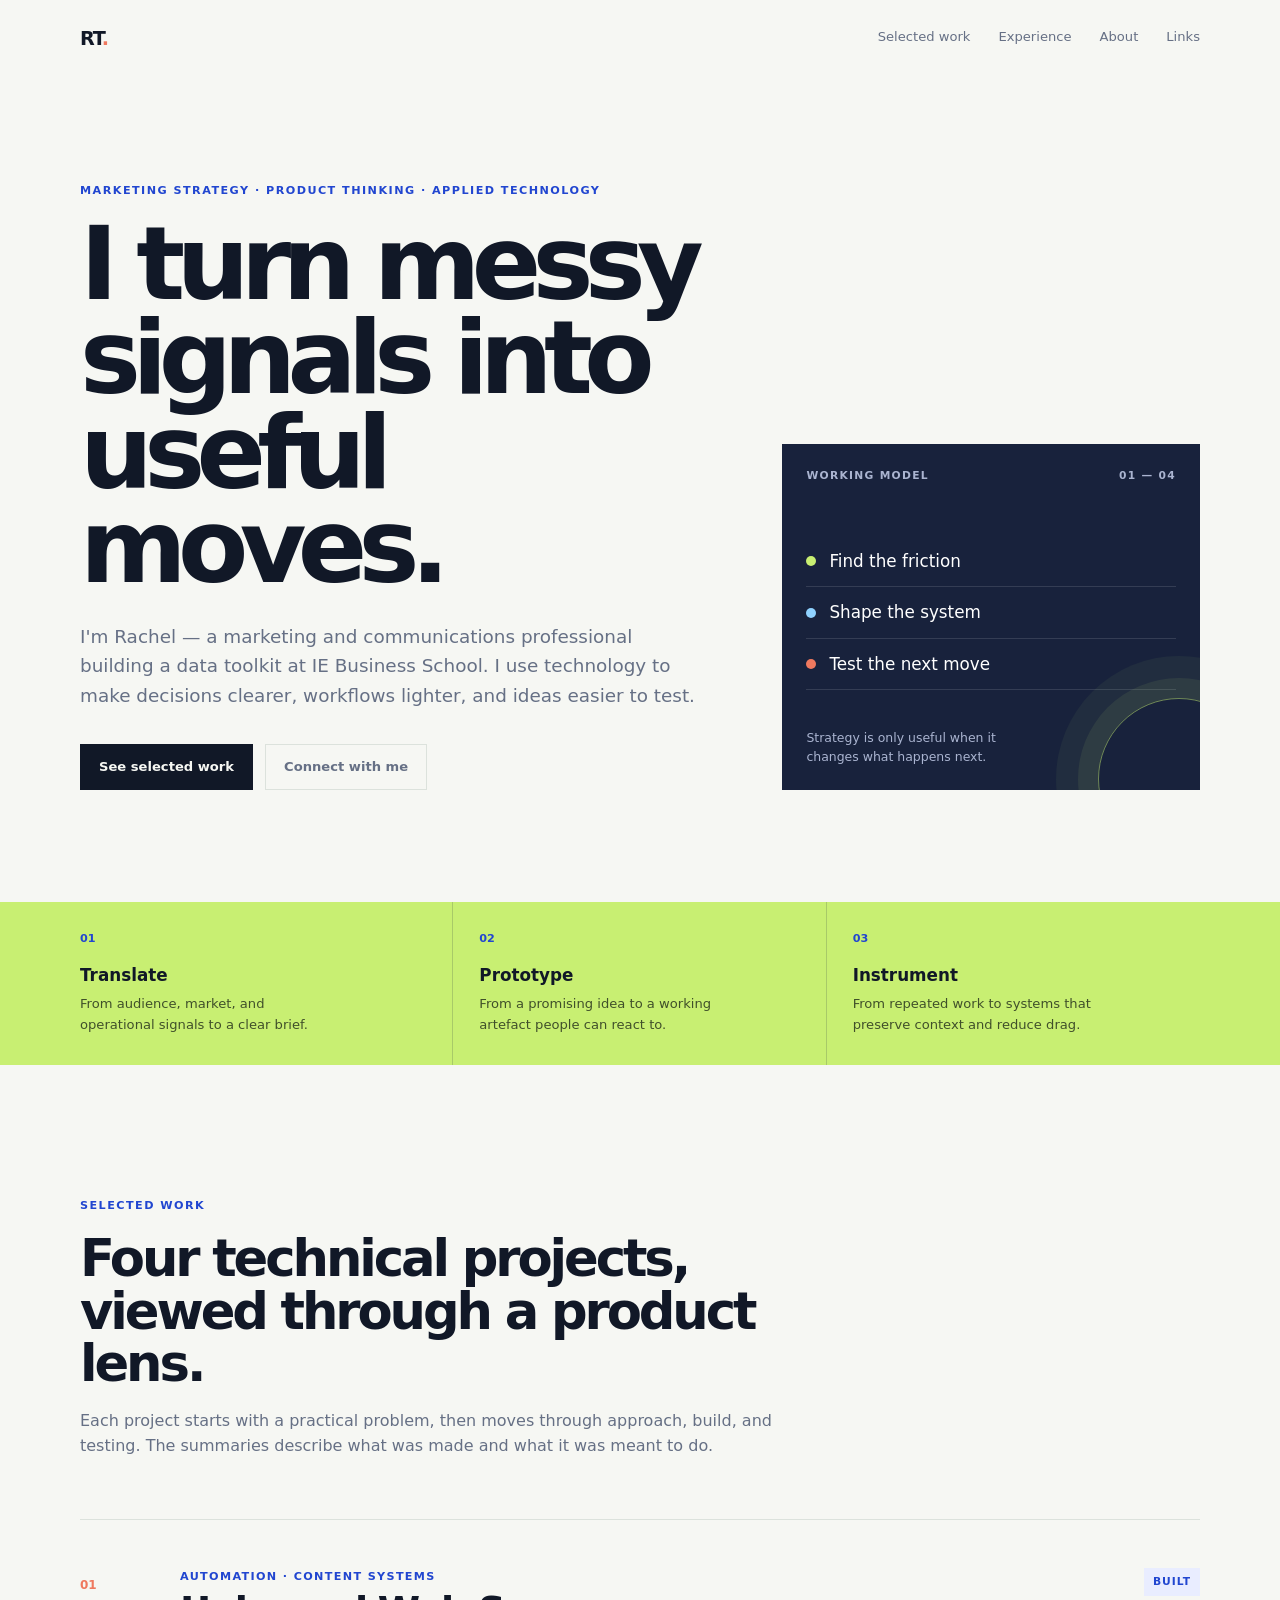
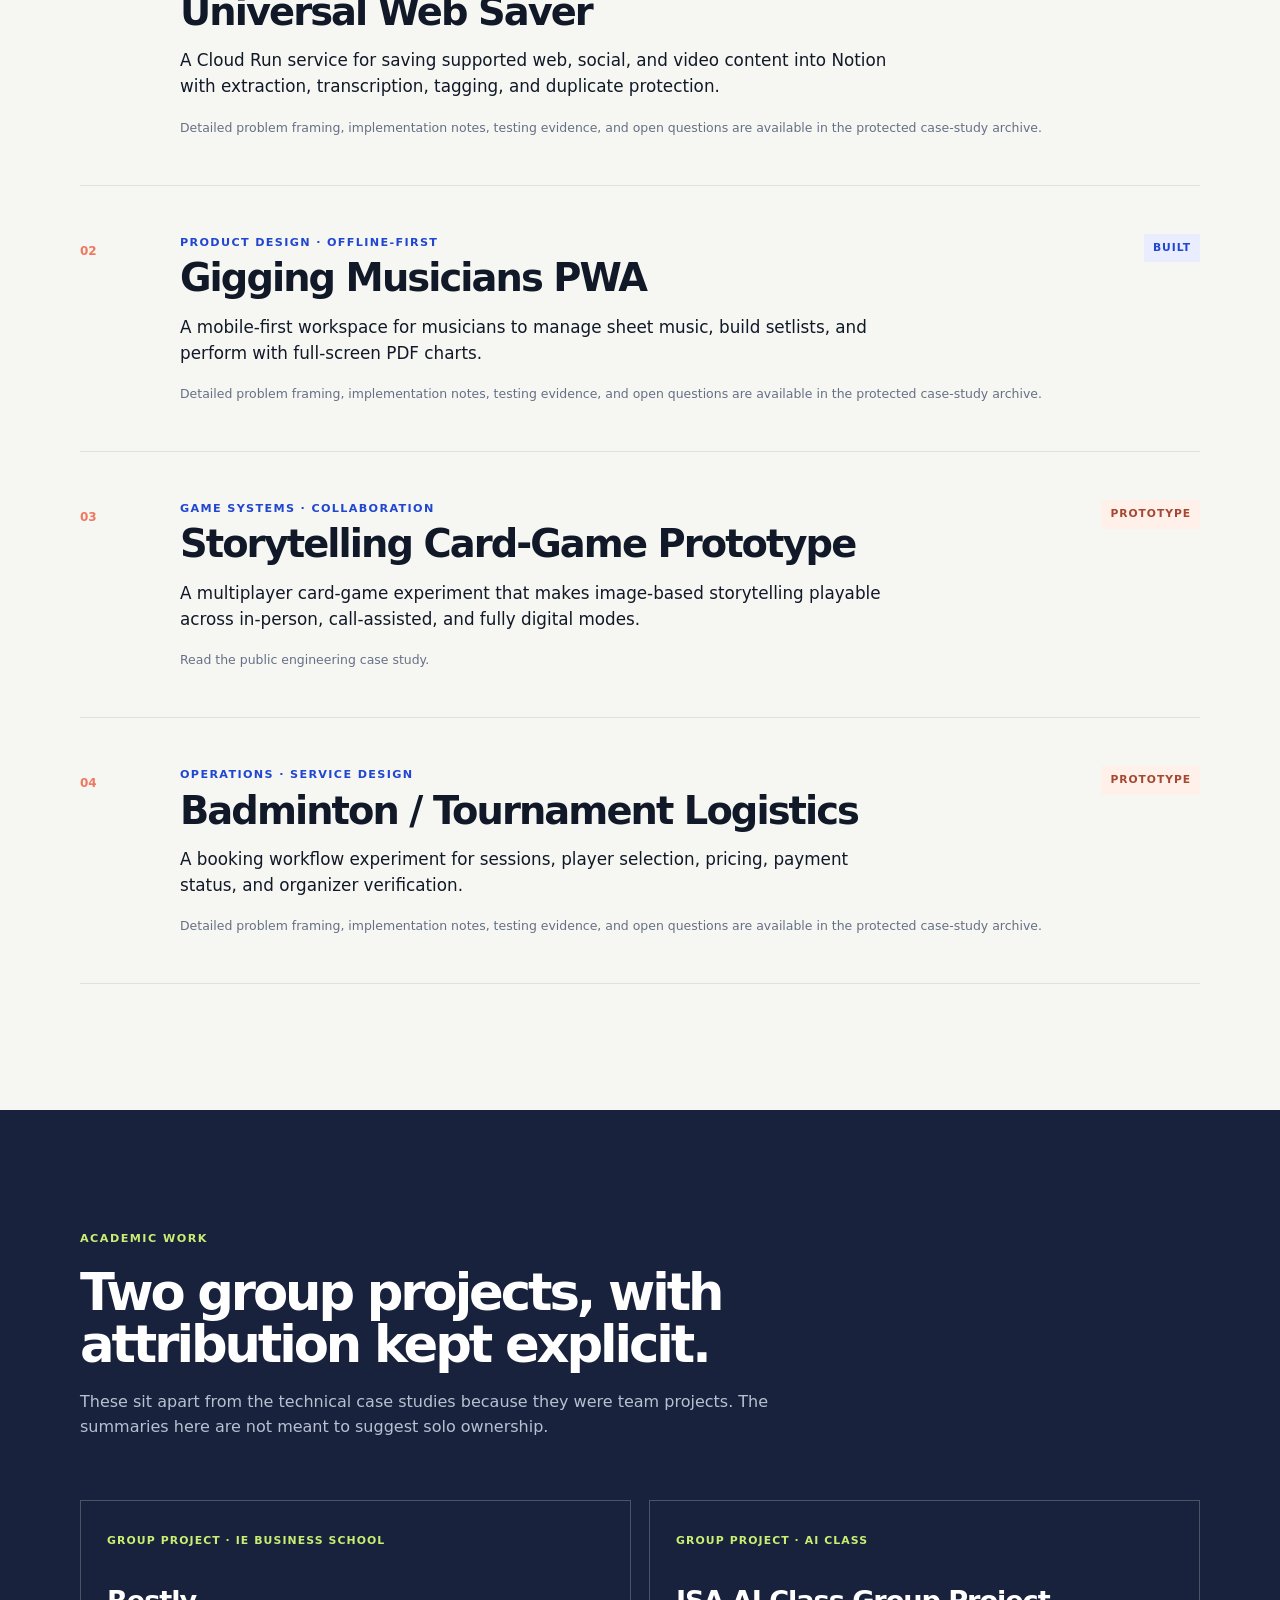
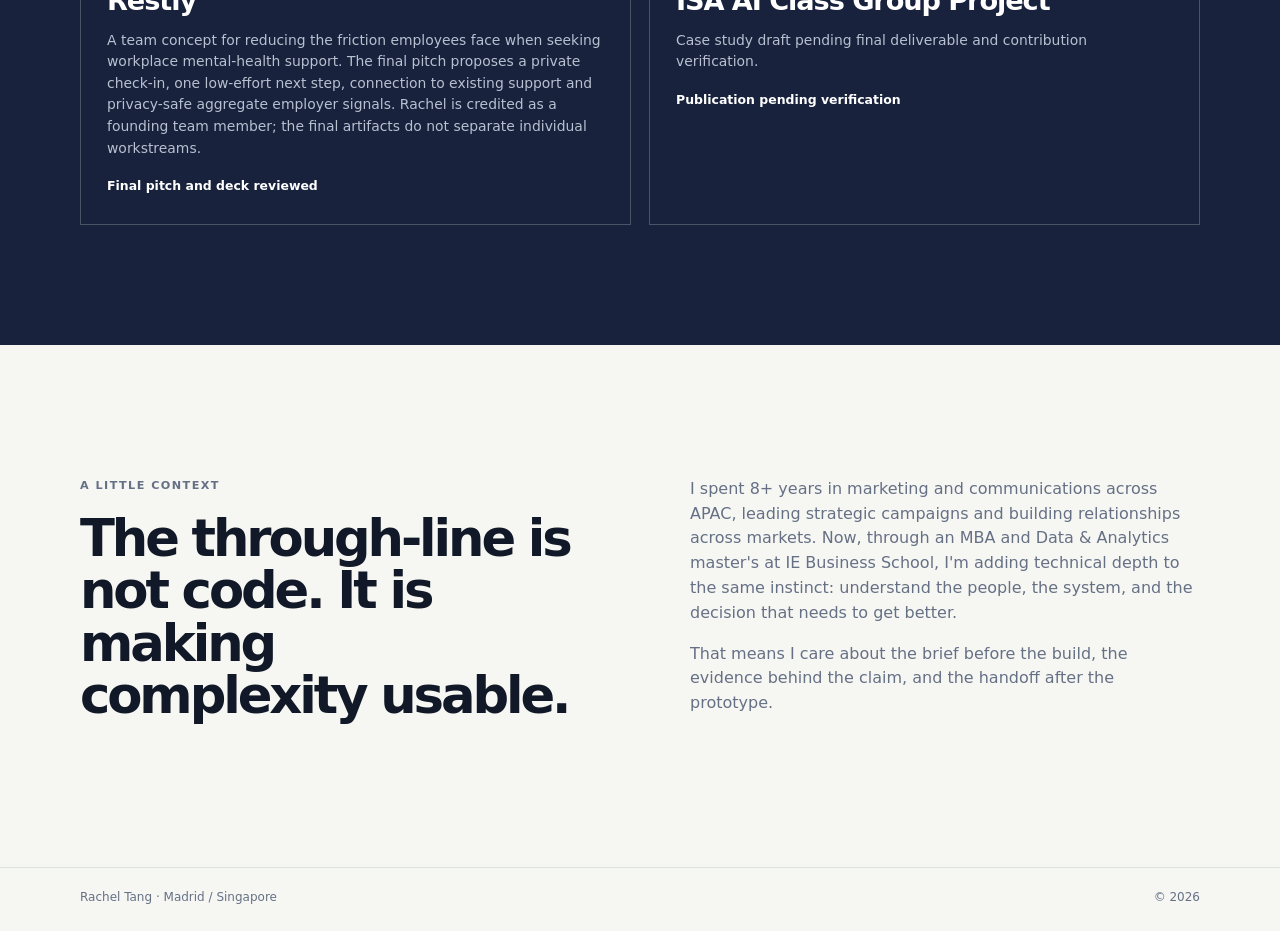
<file: index.html>
<!doctype html>
<html lang="en">
<head>
<meta charset="UTF-8" />
<meta name="viewport" content="width=device-width, initial-scale=1.0" />
<meta name="description" content="Rachel Tang — marketing strategy, product thinking, AI-assisted development and automation." />
<title>Rachel Tang — Strategy, systems, and useful technology</title>
<link rel="stylesheet" href="style.css" />
</head>
<body>
<nav class="site-nav" aria-label="Primary navigation">
  <a href="index.html" class="brand">RT<span>.</span></a>
  <div class="nav-links"><a href="#work">Selected work</a><a href="experience.html">Experience</a><a href="#about">About</a><a href="links.html">Links</a></div>
</nav>

<main>
  <section class="hero container" aria-labelledby="hero-title">
    <div><p class="kicker">Marketing strategy · product thinking · applied technology</p><h1 id="hero-title">I turn messy signals into useful moves.</h1><p class="hero-intro">I'm Rachel — a marketing and communications professional building a data toolkit at IE Business School. I use technology to make decisions clearer, workflows lighter, and ideas easier to test.</p><div class="hero-actions"><a class="button button-primary" href="#work">See selected work</a><a class="button button-quiet" href="links.html">Connect with me</a></div></div>
    <div class="signal-board" aria-label="Rachel's working model"><div class="signal-board-top"><span>WORKING MODEL</span><span>01 — 04</span></div><div class="signal-line"><i></i>Find the friction</div><div class="signal-line"><i class="alt"></i>Shape the system</div><div class="signal-line"><i class="hot"></i>Test the next move</div><p class="signal-note">Strategy is only useful when it changes what happens next.</p></div>
  </section>

  <section class="proof-strip" aria-label="Areas of practice"><div class="container proof-grid"><div><span>01</span><strong>Translate</strong><p>From audience, market, and operational signals to a clear brief.</p></div><div><span>02</span><strong>Prototype</strong><p>From a promising idea to a working artefact people can react to.</p></div><div><span>03</span><strong>Instrument</strong><p>From repeated work to systems that preserve context and reduce drag.</p></div></div></section>

  <section id="work" class="container work-section" aria-labelledby="work-title"><div class="section-heading"><p class="kicker">Selected work</p><h2 id="work-title">Four technical projects, viewed through a product lens.</h2><p>Each project starts with a practical problem, then moves through approach, build, and testing. The summaries describe what was made and what it was meant to do.</p></div>
    <div class="case-list">
      <article class="case-study"><div class="case-number">01</div><div><div class="case-header"><div><p class="case-type">Automation · content systems</p><h3>Universal Web Saver</h3></div><span class="status built">Built</span></div><p class="case-summary">A Cloud Run service for saving supported web, social, and video content into Notion with extraction, transcription, tagging, and duplicate protection.</p><p class="summary-note">Detailed problem framing, implementation notes, testing evidence, and open questions are available in the protected case-study archive.</p></div></article>
      <article class="case-study"><div class="case-number">02</div><div><div class="case-header"><div><p class="case-type">Product design · offline-first</p><h3>Gigging Musicians PWA</h3></div><span class="status built">Built</span></div><p class="case-summary">A mobile-first workspace for musicians to manage sheet music, build setlists, and perform with full-screen PDF charts.</p><p class="summary-note">Detailed problem framing, implementation notes, testing evidence, and open questions are available in the protected case-study archive.</p></div></article>
      <article class="case-study"><div class="case-number">03</div><div><div class="case-header"><div><p class="case-type">Game systems · collaboration</p><h3>Storytelling Card-Game Prototype</h3></div><span class="status prototype">Prototype</span></div><p class="case-summary">A multiplayer card-game experiment that makes image-based storytelling playable across in-person, call-assisted, and fully digital modes.</p><p class="summary-note">Read the <a href="https://github.com/racheltangxn/storytelling-card-game-case-study" target="_blank" rel="noopener">public engineering case study</a>.</p></div></article>
      <article class="case-study"><div class="case-number">04</div><div><div class="case-header"><div><p class="case-type">Operations · service design</p><h3>Badminton / Tournament Logistics</h3></div><span class="status prototype">Prototype</span></div><p class="case-summary">A booking workflow experiment for sessions, player selection, pricing, payment status, and organizer verification.</p><p class="summary-note">Detailed problem framing, implementation notes, testing evidence, and open questions are available in the protected case-study archive.</p></div></article>
    </div>
  </section>

  <section class="academic-section" aria-labelledby="academic-title"><div class="container"><div class="section-heading"><p class="kicker">Academic work</p><h2 id="academic-title">Two group projects, with attribution kept explicit.</h2><p>These sit apart from the technical case studies because they were team projects. The summaries here are not meant to suggest solo ownership.</p></div><div class="academic-grid"><div class="academic-card"><span>Group project · IE Business School</span><h3>Restly</h3><p>A team concept for reducing the friction employees face when seeking workplace mental-health support. The final pitch proposes a private check-in, one low-effort next step, connection to existing support and privacy-safe aggregate employer signals. Rachel is credited as a founding team member; the final artifacts do not separate individual workstreams.</p><b>Final pitch and deck reviewed</b></div><div class="academic-card"><span>Group project · AI class</span><h3>ISA AI Class Group Project</h3><p>Case study draft pending final deliverable and contribution verification.</p><b>Publication pending verification</b></div></div></div></section>

  <section id="about" class="container about-section" aria-labelledby="about-title"><div class="about-grid"><div><p class="kicker">A little context</p><h2 id="about-title">The through-line is not code. It is making complexity usable.</h2></div><div><p>I spent 8+ years in marketing and communications across APAC, leading strategic campaigns and building relationships across markets. Now, through an MBA and Data &amp; Analytics master's at IE Business School, I'm adding technical depth to the same instinct: understand the people, the system, and the decision that needs to get better.</p><p>That means I care about the brief before the build, the evidence behind the claim, and the handoff after the prototype.</p></div></div></section>
</main>
<footer class="site-footer"><div class="container"><span>Rachel Tang · Madrid / Singapore</span><span>© 2026</span></div></footer>
</body>
</html>
</file>
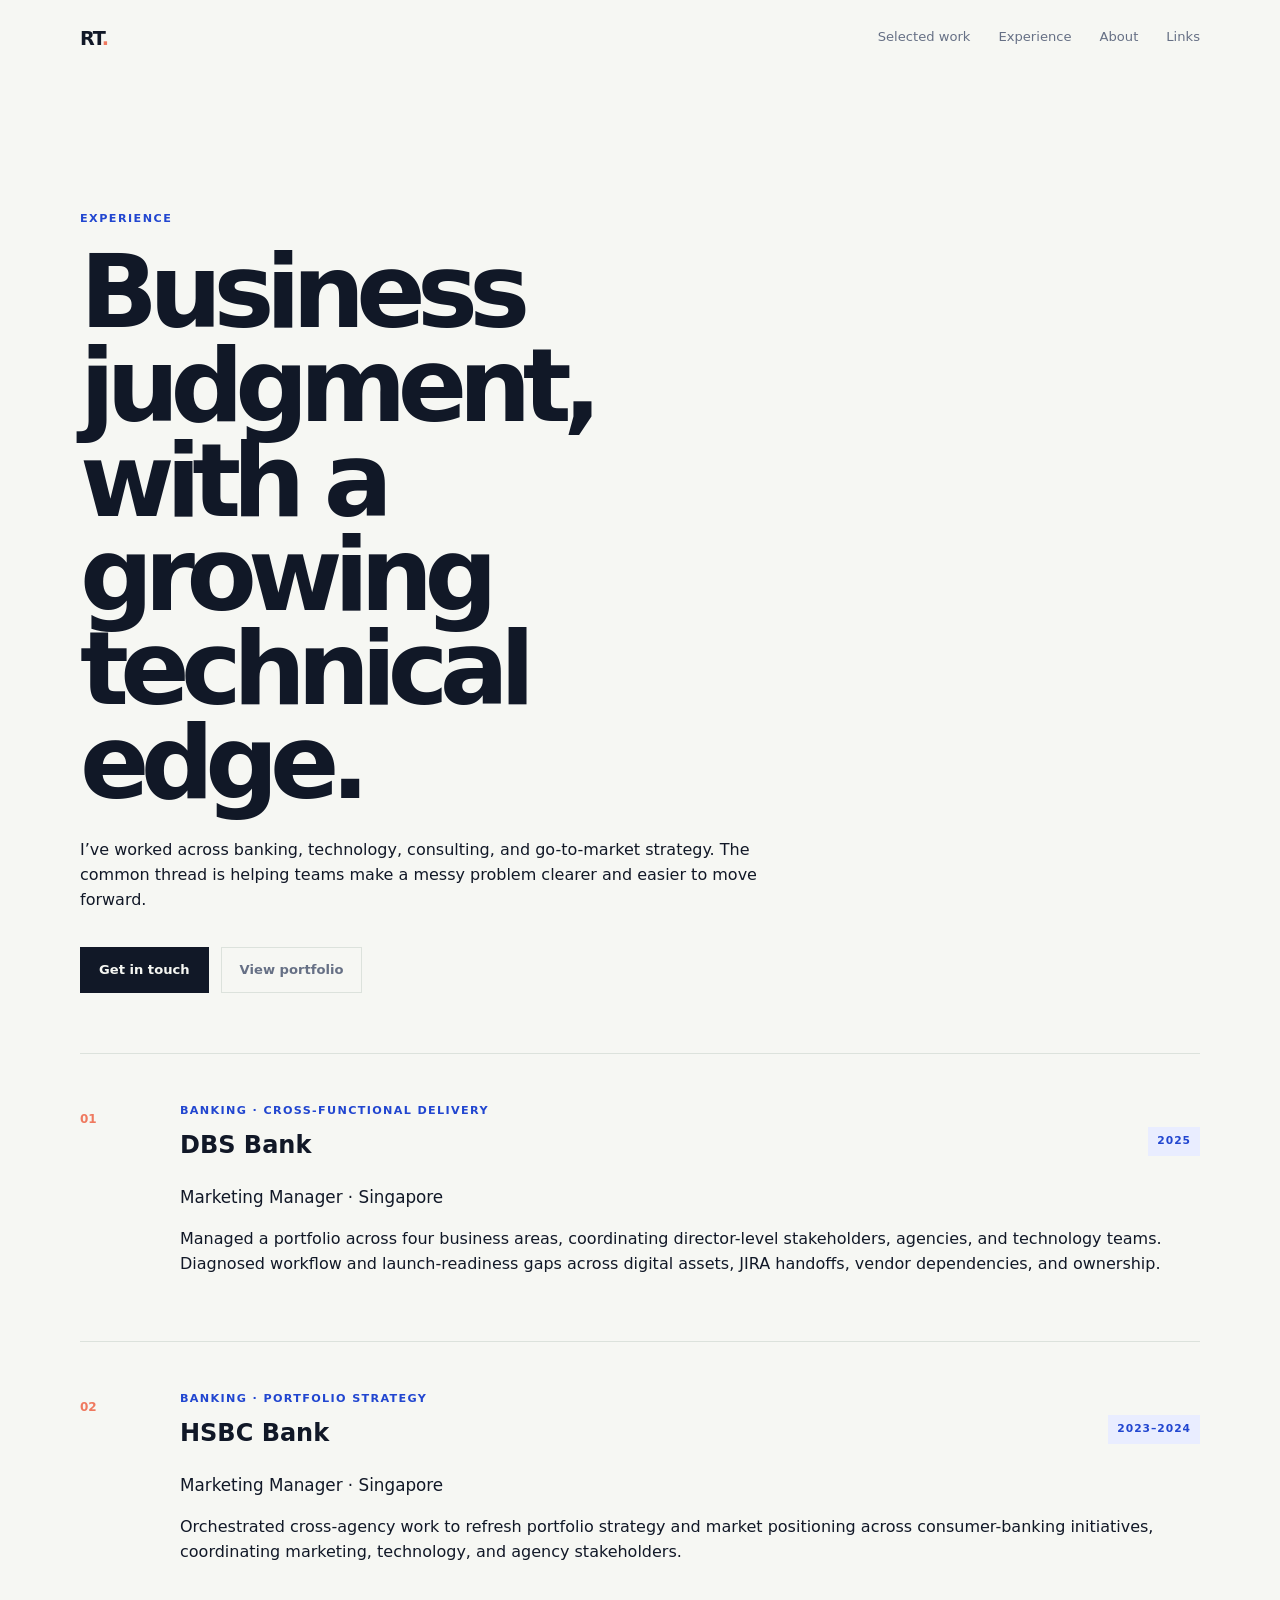
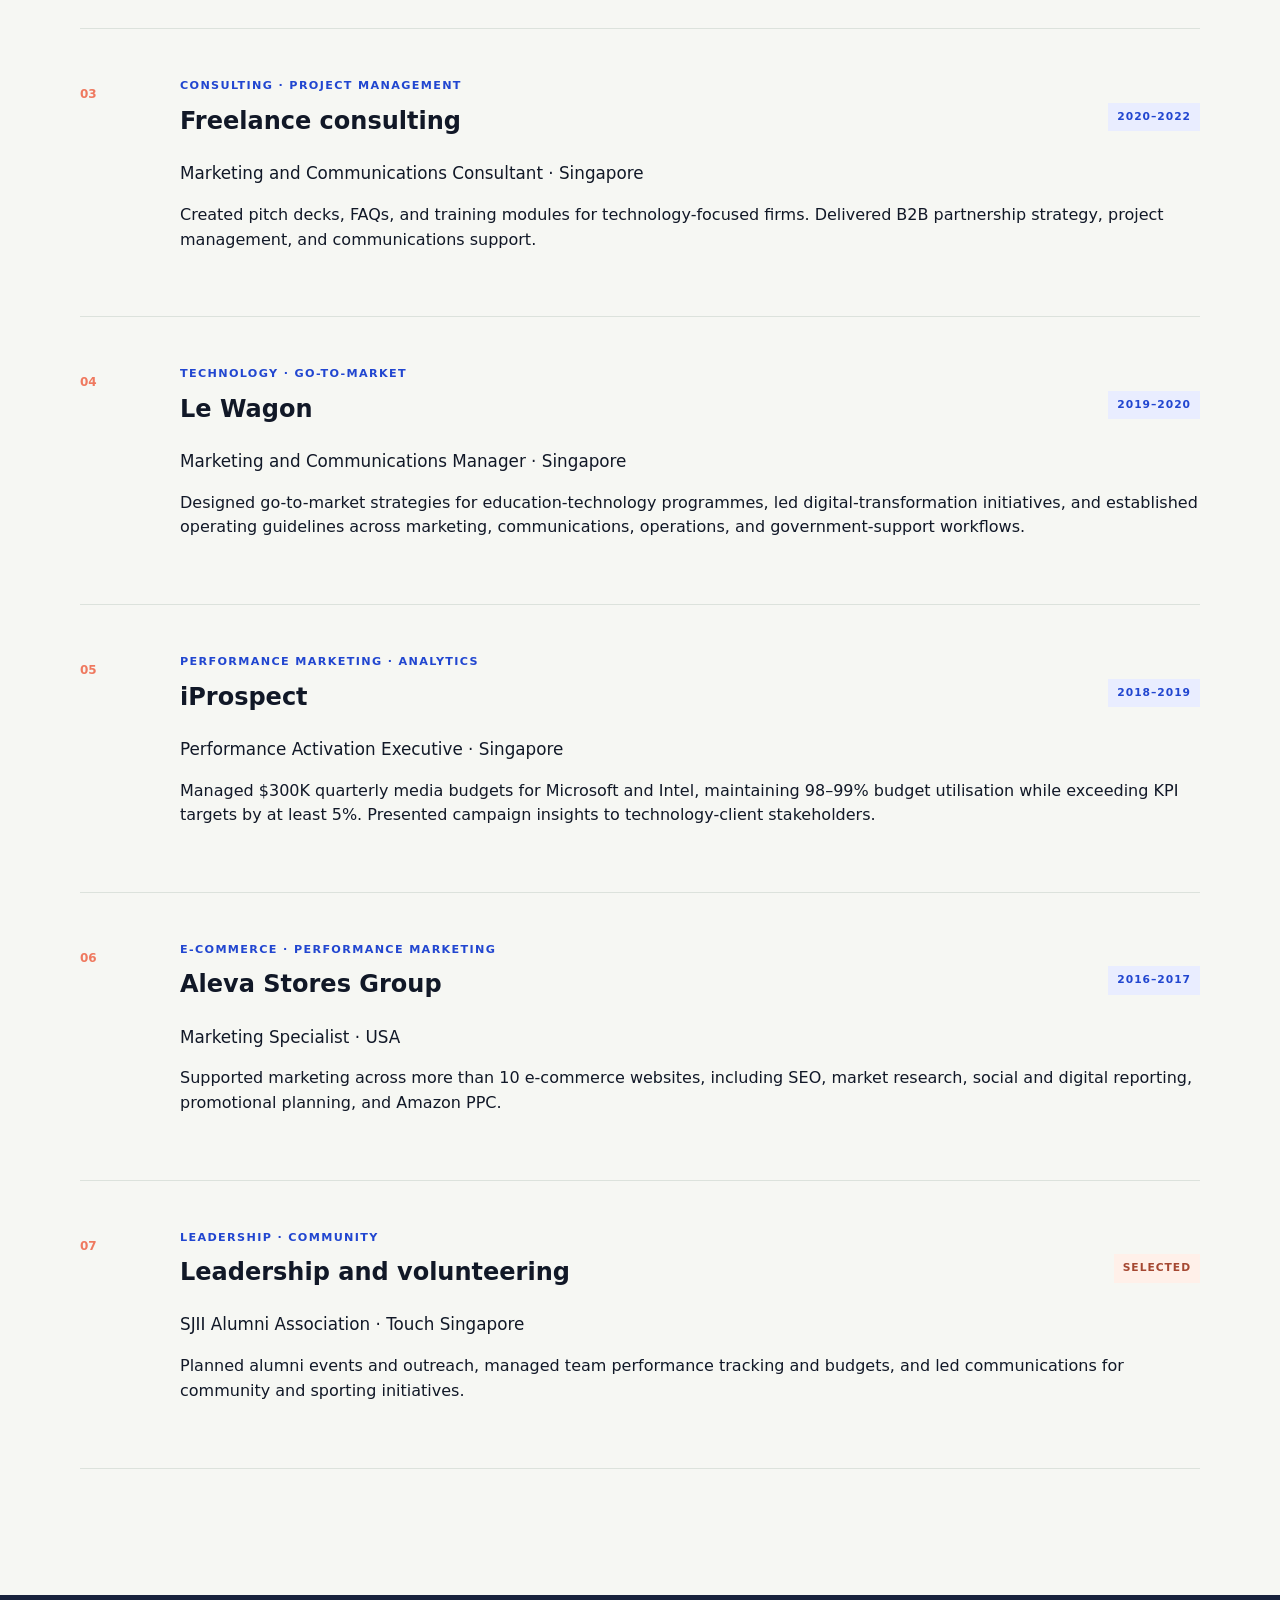
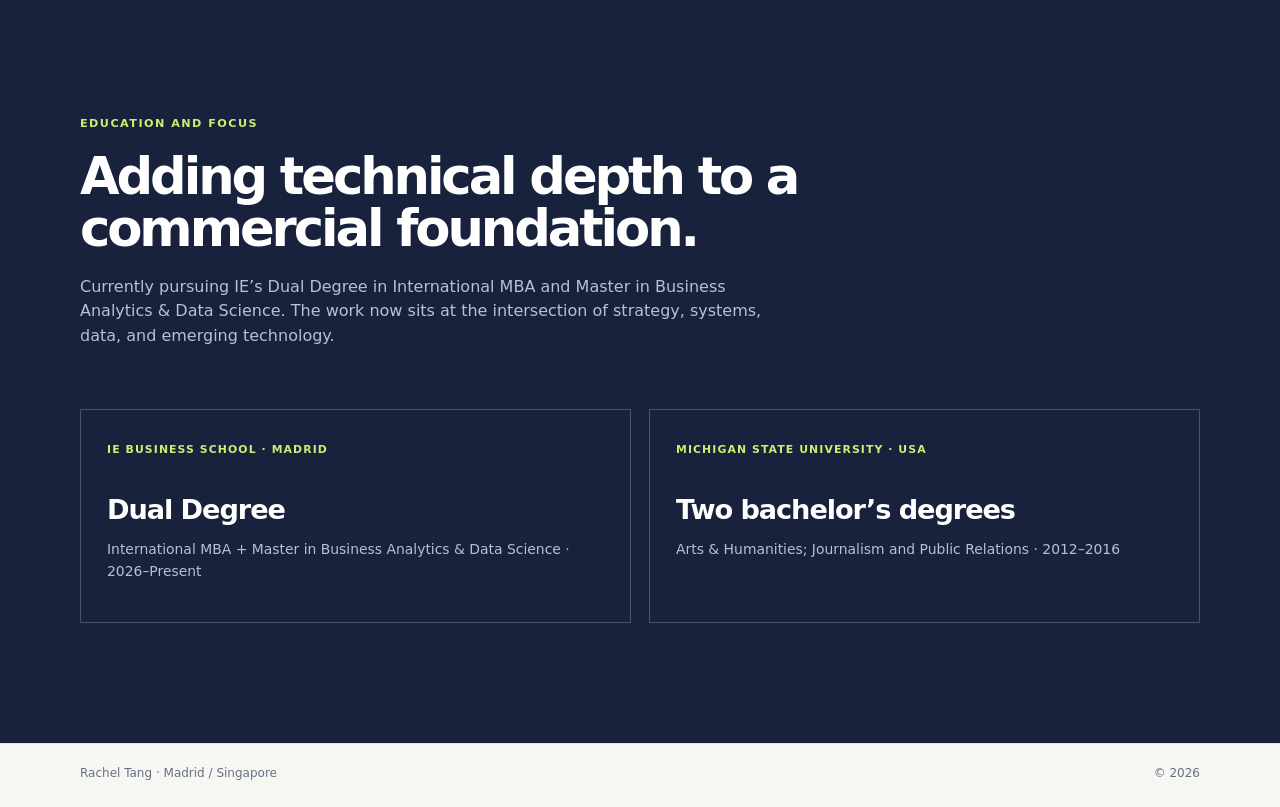
<file: experience.html>
<!doctype html>
<html lang="en">
<head>
<meta charset="UTF-8" />
<meta name="viewport" content="width=device-width, initial-scale=1.0" />
<meta name="description" content="Rachel Tang — experience across banking, technology, consulting, and go-to-market strategy." />
<title>Rachel Tang — Experience</title>
<link rel="stylesheet" href="style.css" />
</head>
<body>
<nav class="site-nav" aria-label="Primary navigation">
  <a href="index.html" class="brand">RT<span>.</span></a>
  <div class="nav-links"><a href="index.html#work">Selected work</a><a href="experience.html" aria-current="page">Experience</a><a href="index.html#about">About</a><a href="links.html">Links</a></div>
</nav>

<main>
  <section class="container work-section" aria-labelledby="experience-title">
    <div class="section-heading">
      <p class="kicker">Experience</p>
      <h1 id="experience-title">Business judgment, with a growing technical edge.</h1>
      <p>I’ve worked across banking, technology, consulting, and go-to-market strategy. The common thread is helping teams make a messy problem clearer and easier to move forward.</p>
      <div class="hero-actions"><a class="button button-primary" href="links.html">Get in touch</a><a class="button button-quiet" href="index.html">View portfolio</a></div>
    </div>

    <div class="case-list">
      <article class="case-study"><div class="case-number">01</div><div><p class="case-type">Banking · cross-functional delivery</p><div class="case-header"><h2>DBS Bank</h2><span class="status built">2025</span></div><p class="case-summary">Marketing Manager · Singapore</p><p>Managed a portfolio across four business areas, coordinating director-level stakeholders, agencies, and technology teams. Diagnosed workflow and launch-readiness gaps across digital assets, JIRA handoffs, vendor dependencies, and ownership.</p></div></article>
      <article class="case-study"><div class="case-number">02</div><div><p class="case-type">Banking · portfolio strategy</p><div class="case-header"><h2>HSBC Bank</h2><span class="status built">2023–2024</span></div><p class="case-summary">Marketing Manager · Singapore</p><p>Orchestrated cross-agency work to refresh portfolio strategy and market positioning across consumer-banking initiatives, coordinating marketing, technology, and agency stakeholders.</p></div></article>
      <article class="case-study"><div class="case-number">03</div><div><p class="case-type">Consulting · project management</p><div class="case-header"><h2>Freelance consulting</h2><span class="status built">2020–2022</span></div><p class="case-summary">Marketing and Communications Consultant · Singapore</p><p>Created pitch decks, FAQs, and training modules for technology-focused firms. Delivered B2B partnership strategy, project management, and communications support.</p></div></article>
      <article class="case-study"><div class="case-number">04</div><div><p class="case-type">Technology · go-to-market</p><div class="case-header"><h2>Le Wagon</h2><span class="status built">2019–2020</span></div><p class="case-summary">Marketing and Communications Manager · Singapore</p><p>Designed go-to-market strategies for education-technology programmes, led digital-transformation initiatives, and established operating guidelines across marketing, communications, operations, and government-support workflows.</p></div></article>
      <article class="case-study"><div class="case-number">05</div><div><p class="case-type">Performance marketing · analytics</p><div class="case-header"><h2>iProspect</h2><span class="status built">2018–2019</span></div><p class="case-summary">Performance Activation Executive · Singapore</p><p>Managed $300K quarterly media budgets for Microsoft and Intel, maintaining 98–99% budget utilisation while exceeding KPI targets by at least 5%. Presented campaign insights to technology-client stakeholders.</p></div></article>
      <article class="case-study"><div class="case-number">06</div><div><p class="case-type">E-commerce · performance marketing</p><div class="case-header"><h2>Aleva Stores Group</h2><span class="status built">2016–2017</span></div><p class="case-summary">Marketing Specialist · USA</p><p>Supported marketing across more than 10 e-commerce websites, including SEO, market research, social and digital reporting, promotional planning, and Amazon PPC.</p></div></article>
      <article class="case-study"><div class="case-number">07</div><div><p class="case-type">Leadership · community</p><div class="case-header"><h2>Leadership and volunteering</h2><span class="status prototype">Selected</span></div><p class="case-summary">SJII Alumni Association · Touch Singapore</p><p>Planned alumni events and outreach, managed team performance tracking and budgets, and led communications for community and sporting initiatives.</p></div></article>
    </div>
  </section>

  <section class="academic-section" aria-labelledby="education-title"><div class="container"><div class="section-heading"><p class="kicker">Education and focus</p><h2 id="education-title">Adding technical depth to a commercial foundation.</h2><p>Currently pursuing IE’s Dual Degree in International MBA and Master in Business Analytics &amp; Data Science. The work now sits at the intersection of strategy, systems, data, and emerging technology.</p></div><div class="academic-grid"><div class="academic-card"><span>IE Business School · Madrid</span><h3>Dual Degree</h3><p>International MBA + Master in Business Analytics &amp; Data Science · 2026–Present</p></div><div class="academic-card"><span>Michigan State University · USA</span><h3>Two bachelor’s degrees</h3><p>Arts &amp; Humanities; Journalism and Public Relations · 2012–2016</p></div></div></div></section>
</main>
<footer class="site-footer"><div class="container"><span>Rachel Tang · Madrid / Singapore</span><span>© 2026</span></div></footer>
</body>
</html>
</file>
<file: style.css>
:root{--ink:#111827;--muted:#667085;--paper:#f6f7f3;--surface:#fff;--line:#dce2dc;--blue:#2146d0;--blue-soft:#e9edff;--lime:#c8ef72;--coral:#ef795f;--navy:#18223c}*{box-sizing:border-box}html{scroll-behavior:smooth}body{margin:0;background:var(--paper);color:var(--ink);font-family:Inter,ui-sans-serif,system-ui,-apple-system,BlinkMacSystemFont,"Segoe UI",sans-serif;line-height:1.55}a{color:inherit;text-decoration:none}a:focus-visible{outline:3px solid var(--coral);outline-offset:4px}.container{width:min(1120px,calc(100% - 48px));margin:0 auto}.site-nav{width:min(1120px,calc(100% - 48px));margin:0 auto;display:flex;align-items:center;justify-content:space-between;padding:24px 0}.brand{font-size:1.2rem;font-weight:800;letter-spacing:-.06em}.brand span{color:var(--coral)}.nav-links{display:flex;gap:28px;color:var(--muted);font-size:.82rem}.nav-links a{border-bottom:1px solid transparent;padding-bottom:3px}.nav-links a:hover{color:var(--blue);border-color:var(--blue)}.hero{display:grid;grid-template-columns:minmax(0,1.2fr) minmax(300px,.8fr);gap:76px;align-items:end;padding:104px 0 112px}.kicker{color:var(--blue);font-size:.7rem;font-weight:800;letter-spacing:.13em;text-transform:uppercase;margin:0 0 18px}h1,h2,h3,p{margin-top:0}h1{max-width:720px;font-size:clamp(3.4rem,8vw,6.8rem);line-height:.92;letter-spacing:-.085em;margin-bottom:28px}.hero-intro{max-width:650px;color:var(--muted);font-size:1.15rem;line-height:1.6}.hero-actions{display:flex;gap:12px;flex-wrap:wrap;margin-top:34px}.button{display:inline-flex;align-items:center;min-height:46px;padding:0 18px;border:1px solid var(--ink);font-size:.82rem;font-weight:700}.button-primary{background:var(--ink);color:var(--paper)}.button-primary:hover{background:var(--blue);border-color:var(--blue)}.button-quiet{border-color:var(--line);color:var(--muted)}.button-quiet:hover{border-color:var(--blue);color:var(--blue)}.signal-board{background:var(--navy);color:#fff;padding:24px;min-height:300px;position:relative;overflow:hidden}.signal-board:after{content:"";width:160px;height:160px;border:1px solid rgba(200,239,114,.5);border-radius:50%;position:absolute;right:-60px;bottom:-70px;box-shadow:0 0 0 20px rgba(200,239,114,.08),0 0 0 42px rgba(200,239,114,.05)}.signal-board-top{display:flex;justify-content:space-between;color:#aab4d0;font-size:.67rem;letter-spacing:.12em;font-weight:700;margin-bottom:52px}.signal-line{display:flex;align-items:center;gap:13px;padding:12px 0;border-bottom:1px solid rgba(255,255,255,.12);font-size:1.05rem}.signal-line i{width:10px;height:10px;background:var(--lime);display:block;border-radius:50%}.signal-line i.alt{background:#8fd2ff}.signal-line i.hot{background:var(--coral)}.signal-note{max-width:240px;color:#aab4d0;font-size:.78rem;margin:38px 0 0}.proof-strip{background:var(--lime)}.proof-grid{display:grid;grid-template-columns:repeat(3,1fr)}.proof-grid>div{padding:28px 26px 30px 0;border-right:1px solid rgba(24,34,60,.18)}.proof-grid>div:not(:first-child){padding-left:26px}.proof-grid>div:last-child{border:0}.proof-grid span{display:block;color:var(--blue);font-size:.7rem;font-weight:800;margin-bottom:14px}.proof-grid strong{font-size:1.05rem}.proof-grid p{color:#40502a;font-size:.82rem;margin:6px 0 0;max-width:250px}.work-section,.about-section{padding:132px 0 126px}.section-heading{max-width:720px;margin-bottom:60px}.section-heading h2,.about-grid h2{font-size:clamp(2rem,4vw,3.7rem);line-height:1.02;letter-spacing:-.06em;margin-bottom:20px}.section-heading>p:last-child,.about-grid p{color:var(--muted)}.case-list{border-top:1px solid var(--line)}.case-study{display:grid;grid-template-columns:80px 1fr;gap:20px;padding:48px 0;border-bottom:1px solid var(--line)}.case-number{color:var(--coral);font-size:.75rem;font-weight:800;padding-top:8px}.case-header{display:flex;align-items:flex-start;justify-content:space-between;gap:20px}.case-type{color:var(--blue);font-size:.7rem;letter-spacing:.12em;text-transform:uppercase;font-weight:800;margin-bottom:8px}.case-header h3{font-size:clamp(1.6rem,3vw,2.5rem);line-height:1;letter-spacing:-.05em;margin-bottom:16px}.case-summary{max-width:720px;font-size:1.05rem}.status{flex:0 0 auto;font-size:.67rem;letter-spacing:.09em;text-transform:uppercase;font-weight:800;padding:6px 9px}.status.built{background:var(--blue-soft);color:var(--blue)}.status.prototype{background:#fff0e9;color:#a54832}.case-details{display:grid;grid-template-columns:repeat(3,1fr);gap:20px;margin:30px 0}.case-details>div{border-top:2px solid var(--ink);padding-top:12px}.case-details span{font-size:.67rem;color:var(--muted);text-transform:uppercase;letter-spacing:.11em;font-weight:800}.case-details p{color:var(--muted);font-size:.84rem;margin:8px 0 0}.case-source{color:var(--blue);font-size:.8rem;font-weight:800}.case-source:hover{color:var(--coral)}.academic-section{background:var(--navy);color:#fff;padding:120px 0}.academic-section .kicker{color:var(--lime)}.academic-section .section-heading>p:last-child{color:#b8c0d1}.academic-grid{display:grid;grid-template-columns:1fr 1fr;gap:18px}.academic-card{padding:26px;border:1px solid rgba(255,255,255,.22);min-height:210px}.academic-card:hover{border-color:var(--lime)}.academic-card span{color:var(--lime);font-size:.68rem;letter-spacing:.1em;text-transform:uppercase;font-weight:800}.academic-card h3{font-size:1.7rem;letter-spacing:-.04em;margin:28px 0 8px}.academic-card p{color:#b8c0d1;font-size:.87rem}.academic-card b{color:#fff;font-size:.78rem}.about-grid{display:grid;grid-template-columns:1fr 1fr;gap:100px}.about-grid h2{max-width:490px}.about-grid p{max-width:520px}.site-footer{border-top:1px solid var(--line);color:var(--muted);font-size:.75rem}.site-footer .container{display:flex;justify-content:space-between;padding:20px 0 24px}.links-page .container{max-width:480px;text-align:center;padding-top:52px}.links-page .avatar{width:72px;height:72px;border-radius:50%;background:linear-gradient(135deg,var(--lime),#8fd2ff);margin:0 auto 18px}.links-page .eyebrow{color:var(--blue);font-size:.7rem;font-weight:800;letter-spacing:.13em;text-transform:uppercase}.links-page h1{font-size:clamp(2.5rem,8vw,4rem);margin:8px 0}.links-page .subtitle{color:var(--muted);margin-bottom:30px}.link-list{display:flex;flex-direction:column;gap:12px;margin-top:28px}.link-btn{display:block;background:var(--surface);border:1px solid var(--line);padding:16px 20px;font-weight:700}.link-btn:hover{border-color:var(--blue);color:var(--blue)}.link-btn .desc{display:block;color:var(--muted);font-size:.78rem;font-weight:400;margin-top:3px}.links-page footer{width:min(480px,calc(100% - 48px));margin:58px auto 0;padding:20px 0;border-top:1px solid var(--line);color:var(--muted);font-size:.75rem;text-align:center}@media(max-width:760px){.container,.site-nav{width:min(100% - 36px,1120px)}.site-nav{padding:18px 0}.nav-links{gap:14px;font-size:.75rem}.hero{grid-template-columns:1fr;gap:50px;padding:72px 0 76px}.signal-board{min-height:270px}.proof-grid,.academic-grid,.about-grid{grid-template-columns:1fr}.proof-grid>div,.proof-grid>div:not(:first-child){border-right:0;border-bottom:1px solid rgba(24,34,60,.18);padding:22px 0}.work-section,.about-section{padding:86px 0}.academic-section{padding:84px 0}.case-study{grid-template-columns:1fr;gap:4px;padding:38px 0}.case-number{padding-top:0}.case-details{grid-template-columns:1fr;gap:16px}.case-header{display:block}.status{display:inline-block;margin-bottom:10px}.site-footer .container{gap:12px;flex-direction:column}}@media(prefers-reduced-motion:reduce){html{scroll-behavior:auto}}
:root{--ink:#111827;--muted:#667085;--paper:#f6f7f3;--surface:#fff;--line:#dce2dc;--blue:#2146d0;--blue-soft:#e9edff;--lime:#c8ef72;--coral:#ef795f;--navy:#18223c}*{box-sizing:border-box}html{scroll-behavior:smooth}body{margin:0;background:var(--paper);color:var(--ink);font-family:Inter,ui-sans-serif,system-ui,-apple-system,BlinkMacSystemFont,"Segoe UI",sans-serif;line-height:1.55}a{color:inherit;text-decoration:none}a:focus-visible{outline:3px solid var(--coral);outline-offset:4px}.container{width:min(1120px,calc(100% - 48px));margin:0 auto}.site-nav{width:min(1120px,calc(100% - 48px));margin:0 auto;display:flex;align-items:center;justify-content:space-between;padding:24px 0}.brand{font-size:1.2rem;font-weight:800;letter-spacing:-.06em}.brand span{color:var(--coral)}.nav-links{display:flex;gap:28px;color:var(--muted);font-size:.82rem}.nav-links a{border-bottom:1px solid transparent;padding-bottom:3px}.nav-links a:hover{color:var(--blue);border-color:var(--blue)}.hero{display:grid;grid-template-columns:minmax(0,1.2fr) minmax(300px,.8fr);gap:76px;align-items:end;padding:104px 0 112px}.kicker{color:var(--blue);font-size:.7rem;font-weight:800;letter-spacing:.13em;text-transform:uppercase;margin:0 0 18px}h1,h2,h3,p{margin-top:0}h1{max-width:720px;font-size:clamp(3.4rem,8vw,6.8rem);line-height:.92;letter-spacing:-.085em;margin-bottom:28px}.hero-intro{max-width:650px;color:var(--muted);font-size:1.15rem;line-height:1.6}.hero-actions{display:flex;gap:12px;flex-wrap:wrap;margin-top:34px}.button{display:inline-flex;align-items:center;min-height:46px;padding:0 18px;border:1px solid var(--ink);font-size:.82rem;font-weight:700}.button-primary{background:var(--ink);color:var(--paper)}.button-primary:hover{background:var(--blue);border-color:var(--blue)}.button-quiet{border-color:var(--line);color:var(--muted)}.button-quiet:hover{border-color:var(--blue);color:var(--blue)}.signal-board{background:var(--navy);color:#fff;padding:24px;min-height:300px;position:relative;overflow:hidden}.signal-board:after{content:"";width:160px;height:160px;border:1px solid rgba(200,239,114,.5);border-radius:50%;position:absolute;right:-60px;bottom:-70px;box-shadow:0 0 0 20px rgba(200,239,114,.08),0 0 0 42px rgba(200,239,114,.05)}.signal-board-top{display:flex;justify-content:space-between;color:#aab4d0;font-size:.67rem;letter-spacing:.12em;font-weight:700;margin-bottom:52px}.signal-line{display:flex;align-items:center;gap:13px;padding:12px 0;border-bottom:1px solid rgba(255,255,255,.12);font-size:1.05rem}.signal-line i{width:10px;height:10px;background:var(--lime);display:block;border-radius:50%}.signal-line i.alt{background:#8fd2ff}.signal-line i.hot{background:var(--coral)}.signal-note{max-width:240px;color:#aab4d0;font-size:.78rem;margin:38px 0 0}.proof-strip{background:var(--lime)}.proof-grid{display:grid;grid-template-columns:repeat(3,1fr)}.proof-grid>div{padding:28px 26px 30px 0;border-right:1px solid rgba(24,34,60,.18)}.proof-grid>div:not(:first-child){padding-left:26px}.proof-grid>div:last-child{border:0}.proof-grid span{display:block;color:var(--blue);font-size:.7rem;font-weight:800;margin-bottom:14px}.proof-grid strong{font-size:1.05rem}.proof-grid p{color:#40502a;font-size:.82rem;margin:6px 0 0;max-width:250px}.work-section,.about-section{padding:132px 0 126px}.section-heading{max-width:720px;margin-bottom:60px}.section-heading h2,.about-grid h2{font-size:clamp(2rem,4vw,3.7rem);line-height:1.02;letter-spacing:-.06em;margin-bottom:20px}.section-heading>p:last-child,.about-grid p{color:var(--muted)}.case-list{border-top:1px solid var(--line)}.case-study{display:grid;grid-template-columns:80px 1fr;gap:20px;padding:48px 0;border-bottom:1px solid var(--line)}.case-number{color:var(--coral);font-size:.75rem;font-weight:800;padding-top:8px}.case-header{display:flex;align-items:flex-start;justify-content:space-between;gap:20px}.case-type{color:var(--blue);font-size:.7rem;letter-spacing:.12em;text-transform:uppercase;font-weight:800;margin-bottom:8px}.case-header h3{font-size:clamp(1.6rem,3vw,2.5rem);line-height:1;letter-spacing:-.05em;margin-bottom:16px}.case-summary{max-width:720px;font-size:1.05rem}.status{flex:0 0 auto;font-size:.67rem;letter-spacing:.09em;text-transform:uppercase;font-weight:800;padding:6px 9px}.status.built{background:var(--blue-soft);color:var(--blue)}.status.prototype{background:#fff0e9;color:#a54832}.case-details{display:grid;grid-template-columns:repeat(3,1fr);gap:20px;margin:30px 0}.case-details>div{border-top:2px solid var(--ink);padding-top:12px}.case-details span{font-size:.67rem;color:var(--muted);text-transform:uppercase;letter-spacing:.11em;font-weight:800}.case-details p{color:var(--muted);font-size:.84rem;margin:8px 0 0}.case-source{color:var(--blue);font-size:.8rem;font-weight:800}.case-source:hover{color:var(--coral)}.academic-section{background:var(--navy);color:#fff;padding:120px 0}.academic-section .kicker{color:var(--lime)}.academic-section .section-heading>p:last-child{color:#b8c0d1}.academic-grid{display:grid;grid-template-columns:1fr 1fr;gap:18px}.academic-card{padding:26px;border:1px solid rgba(255,255,255,.22);min-height:210px}.academic-card:hover{border-color:var(--lime)}.academic-card span{color:var(--lime);font-size:.68rem;letter-spacing:.1em;text-transform:uppercase;font-weight:800}.academic-card h3{font-size:1.7rem;letter-spacing:-.04em;margin:28px 0 8px}.academic-card p{color:#b8c0d1;font-size:.87rem}.academic-card b{color:#fff;font-size:.78rem}.about-grid{display:grid;grid-template-columns:1fr 1fr;gap:100px}.about-grid h2{max-width:490px}.about-grid p{max-width:520px}.site-footer{border-top:1px solid var(--line);color:var(--muted);font-size:.75rem}.site-footer .container{display:flex;justify-content:space-between;padding:20px 0 24px}.links-page .container{max-width:480px;text-align:center;padding-top:52px}.links-page .avatar{width:72px;height:72px;border-radius:50%;background:linear-gradient(135deg,var(--lime),#8fd2ff);margin:0 auto 18px}.links-page .eyebrow{color:var(--blue);font-size:.7rem;font-weight:800;letter-spacing:.13em;text-transform:uppercase}.links-page h1{font-size:clamp(2.5rem,8vw,4rem);margin:8px 0}.links-page .subtitle{color:var(--muted);margin-bottom:30px}.link-list{display:flex;flex-direction:column;gap:12px;margin-top:28px}.link-btn{display:block;background:var(--surface);border:1px solid var(--line);padding:16px 20px;font-weight:700}.link-btn:hover{border-color:var(--blue);color:var(--blue)}.link-btn .desc{display:block;color:var(--muted);font-size:.78rem;font-weight:400;margin-top:3px}.links-page footer{width:min(480px,calc(100% - 48px));margin:58px auto 0;padding:20px 0;border-top:1px solid var(--line);color:var(--muted);font-size:.75rem;text-align:center}@media(max-width:760px){.container,.site-nav{width:min(100% - 36px,1120px)}.site-nav{padding:18px 0}.nav-links{gap:14px;font-size:.75rem}.hero{grid-template-columns:1fr;gap:50px;padding:72px 0 76px}.signal-board{min-height:270px}.proof-grid,.academic-grid,.about-grid{grid-template-columns:1fr}.proof-grid>div,.proof-grid>div:not(:first-child){border-right:0;border-bottom:1px solid rgba(24,34,60,.18);padding:22px 0}.work-section,.about-section{padding:86px 0}.academic-section{padding:84px 0}.case-study{grid-template-columns:1fr;gap:4px;padding:38px 0}.case-number{padding-top:0}.case-details{grid-template-columns:1fr;gap:16px}.case-header{display:block}.status{display:inline-block;margin-bottom:10px}.site-footer .container{gap:12px;flex-direction:column}}@media(prefers-reduced-motion:reduce){html{scroll-behavior:auto}}
:root{--ink:#111827;--muted:#667085;--paper:#f6f7f3;--surface:#fff;--line:#dce2dc;--blue:#2146d0;--blue-soft:#e9edff;--lime:#c8ef72;--coral:#ef795f;--navy:#18223c}*{box-sizing:border-box}html{scroll-behavior:smooth}body{margin:0;background:var(--paper);color:var(--ink);font-family:Inter,ui-sans-serif,system-ui,-apple-system,BlinkMacSystemFont,"Segoe UI",sans-serif;line-height:1.55}a{color:inherit;text-decoration:none}a:focus-visible{outline:3px solid var(--coral);outline-offset:4px}.container{width:min(1120px,calc(100% - 48px));margin:0 auto}.site-nav{width:min(1120px,calc(100% - 48px));margin:0 auto;display:flex;align-items:center;justify-content:space-between;padding:24px 0}.brand{font-size:1.2rem;font-weight:800;letter-spacing:-.06em}.brand span{color:var(--coral)}.nav-links{display:flex;gap:28px;color:var(--muted);font-size:.82rem}.nav-links a{border-bottom:1px solid transparent;padding-bottom:3px}.nav-links a:hover{color:var(--blue);border-color:var(--blue)}.hero{display:grid;grid-template-columns:minmax(0,1.2fr) minmax(300px,.8fr);gap:76px;align-items:end;padding:104px 0 112px}.kicker{color:var(--blue);font-size:.7rem;font-weight:800;letter-spacing:.13em;text-transform:uppercase;margin:0 0 18px}h1,h2,h3,p{margin-top:0}h1{max-width:720px;font-size:clamp(3.4rem,8vw,6.8rem);line-height:.92;letter-spacing:-.085em;margin-bottom:28px}.hero-intro{max-width:650px;color:var(--muted);font-size:1.15rem;line-height:1.6}.hero-actions{display:flex;gap:12px;flex-wrap:wrap;margin-top:34px}.button{display:inline-flex;align-items:center;min-height:46px;padding:0 18px;border:1px solid var(--ink);font-size:.82rem;font-weight:700}.button-primary{background:var(--ink);color:var(--paper)}.button-primary:hover{background:var(--blue);border-color:var(--blue)}.button-quiet{border-color:var(--line);color:var(--muted)}.button-quiet:hover{border-color:var(--blue);color:var(--blue)}.signal-board{background:var(--navy);color:#fff;padding:24px;min-height:300px;position:relative;overflow:hidden}.signal-board:after{content:"";width:160px;height:160px;border:1px solid rgba(200,239,114,.5);border-radius:50%;position:absolute;right:-60px;bottom:-70px;box-shadow:0 0 0 20px rgba(200,239,114,.08),0 0 0 42px rgba(200,239,114,.05)}.signal-board-top{display:flex;justify-content:space-between;color:#aab4d0;font-size:.67rem;letter-spacing:.12em;font-weight:700;margin-bottom:52px}.signal-line{display:flex;align-items:center;gap:13px;padding:12px 0;border-bottom:1px solid rgba(255,255,255,.12);font-size:1.05rem}.signal-line i{width:10px;height:10px;background:var(--lime);display:block;border-radius:50%}.signal-line i.alt{background:#8fd2ff}.signal-line i.hot{background:var(--coral)}.signal-note{max-width:240px;color:#aab4d0;font-size:.78rem;margin:38px 0 0}.proof-strip{background:var(--lime)}.proof-grid{display:grid;grid-template-columns:repeat(3,1fr)}.proof-grid>div{padding:28px 26px 30px 0;border-right:1px solid rgba(24,34,60,.18)}.proof-grid>div:not(:first-child){padding-left:26px}.proof-grid>div:last-child{border:0}.proof-grid span{display:block;color:var(--blue);font-size:.7rem;font-weight:800;margin-bottom:14px}.proof-grid strong{font-size:1.05rem}.proof-grid p{color:#40502a;font-size:.82rem;margin:6px 0 0;max-width:250px}.work-section,.about-section{padding:132px 0 126px}.section-heading{max-width:720px;margin-bottom:60px}.section-heading h2,.about-grid h2{font-size:clamp(2rem,4vw,3.7rem);line-height:1.02;letter-spacing:-.06em;margin-bottom:20px}.section-heading>p:last-child,.about-grid p{color:var(--muted)}.case-list{border-top:1px solid var(--line)}.case-study{display:grid;grid-template-columns:80px 1fr;gap:20px;padding:48px 0;border-bottom:1px solid var(--line)}.case-number{color:var(--coral);font-size:.75rem;font-weight:800;padding-top:8px}.case-header{display:flex;align-items:flex-start;justify-content:space-between;gap:20px}.case-type{color:var(--blue);font-size:.7rem;letter-spacing:.12em;text-transform:uppercase;font-weight:800;margin-bottom:8px}.case-header h3{font-size:clamp(1.6rem,3vw,2.5rem);line-height:1;letter-spacing:-.05em;margin-bottom:16px}.case-summary{max-width:720px;font-size:1.05rem}.status{flex:0 0 auto;font-size:.67rem;letter-spacing:.09em;text-transform:uppercase;font-weight:800;padding:6px 9px}.status.built{background:var(--blue-soft);color:var(--blue)}.status.prototype{background:#fff0e9;color:#a54832}.case-details{display:grid;grid-template-columns:repeat(3,1fr);gap:20px;margin:30px 0}.case-details>div{border-top:2px solid var(--ink);padding-top:12px}.case-details span{font-size:.67rem;color:var(--muted);text-transform:uppercase;letter-spacing:.11em;font-weight:800}.case-details p{color:var(--muted);font-size:.84rem;margin:8px 0 0}.case-source{color:var(--blue);font-size:.8rem;font-weight:800}.case-source:hover{color:var(--coral)}.academic-section{background:var(--navy);color:#fff;padding:120px 0}.academic-section .kicker{color:var(--lime)}.academic-section .section-heading>p:last-child{color:#b8c0d1}.academic-grid{display:grid;grid-template-columns:1fr 1fr;gap:18px}.academic-card{padding:26px;border:1px solid rgba(255,255,255,.22);min-height:210px}.academic-card:hover{border-color:var(--lime)}.academic-card span{color:var(--lime);font-size:.68rem;letter-spacing:.1em;text-transform:uppercase;font-weight:800}.academic-card h3{font-size:1.7rem;letter-spacing:-.04em;margin:28px 0 8px}.academic-card p{color:#b8c0d1;font-size:.87rem}.academic-card b{color:#fff;font-size:.78rem}.about-grid{display:grid;grid-template-columns:1fr 1fr;gap:100px}.about-grid h2{max-width:490px}.about-grid p{max-width:520px}.site-footer{border-top:1px solid var(--line);color:var(--muted);font-size:.75rem}.site-footer .container{display:flex;justify-content:space-between;padding:20px 0 24px}.links-page .container{max-width:480px;text-align:center;padding-top:52px}.links-page .avatar{width:72px;height:72px;border-radius:50%;background:linear-gradient(135deg,var(--lime),#8fd2ff);margin:0 auto 18px}.links-page .eyebrow{color:var(--blue);font-size:.7rem;font-weight:800;letter-spacing:.13em;text-transform:uppercase}.links-page h1{font-size:clamp(2.5rem,8vw,4rem);margin:8px 0}.links-page .subtitle{color:var(--muted);margin-bottom:30px}.link-list{display:flex;flex-direction:column;gap:12px;margin-top:28px}.link-btn{display:block;background:var(--surface);border:1px solid var(--line);padding:16px 20px;font-weight:700}.link-btn:hover{border-color:var(--blue);color:var(--blue)}.link-btn .desc{display:block;color:var(--muted);font-size:.78rem;font-weight:400;margin-top:3px}.links-page footer{width:min(480px,calc(100% - 48px));margin:58px auto 0;padding:20px 0;border-top:1px solid var(--line);color:var(--muted);font-size:.75rem;text-align:center}@media(max-width:760px){.container,.site-nav{width:min(100% - 36px,1120px)}.site-nav{padding:18px 0}.nav-links{gap:14px;font-size:.75rem}.hero{grid-template-columns:1fr;gap:50px;padding:72px 0 76px}.signal-board{min-height:270px}.proof-grid,.academic-grid,.about-grid{grid-template-columns:1fr}.proof-grid>div,.proof-grid>div:not(:first-child){border-right:0;border-bottom:1px solid rgba(24,34,60,.18);padding:22px 0}.work-section,.about-section{padding:86px 0}.academic-section{padding:84px 0}.case-study{grid-template-columns:1fr;gap:4px;padding:38px 0}.case-number{padding-top:0}.case-details{grid-template-columns:1fr;gap:16px}.case-header{display:block}.status{display:inline-block;margin-bottom:10px}.site-footer .container{gap:12px;flex-direction:column}}@media(prefers-reduced-motion:reduce){html{scroll-behavior:auto}}
.summary-note{color:var(--muted);font-size:.78rem;margin:18px 0 0}
/* Keep the expanded navigation usable on narrow screens. */
.nav-links{flex-wrap:wrap;justify-content:flex-end;gap:8px 28px}
@media(max-width:760px){.site-nav{align-items:flex-start}.nav-links{max-width:75%;gap:8px 14px;font-size:.75rem}}
</file>
